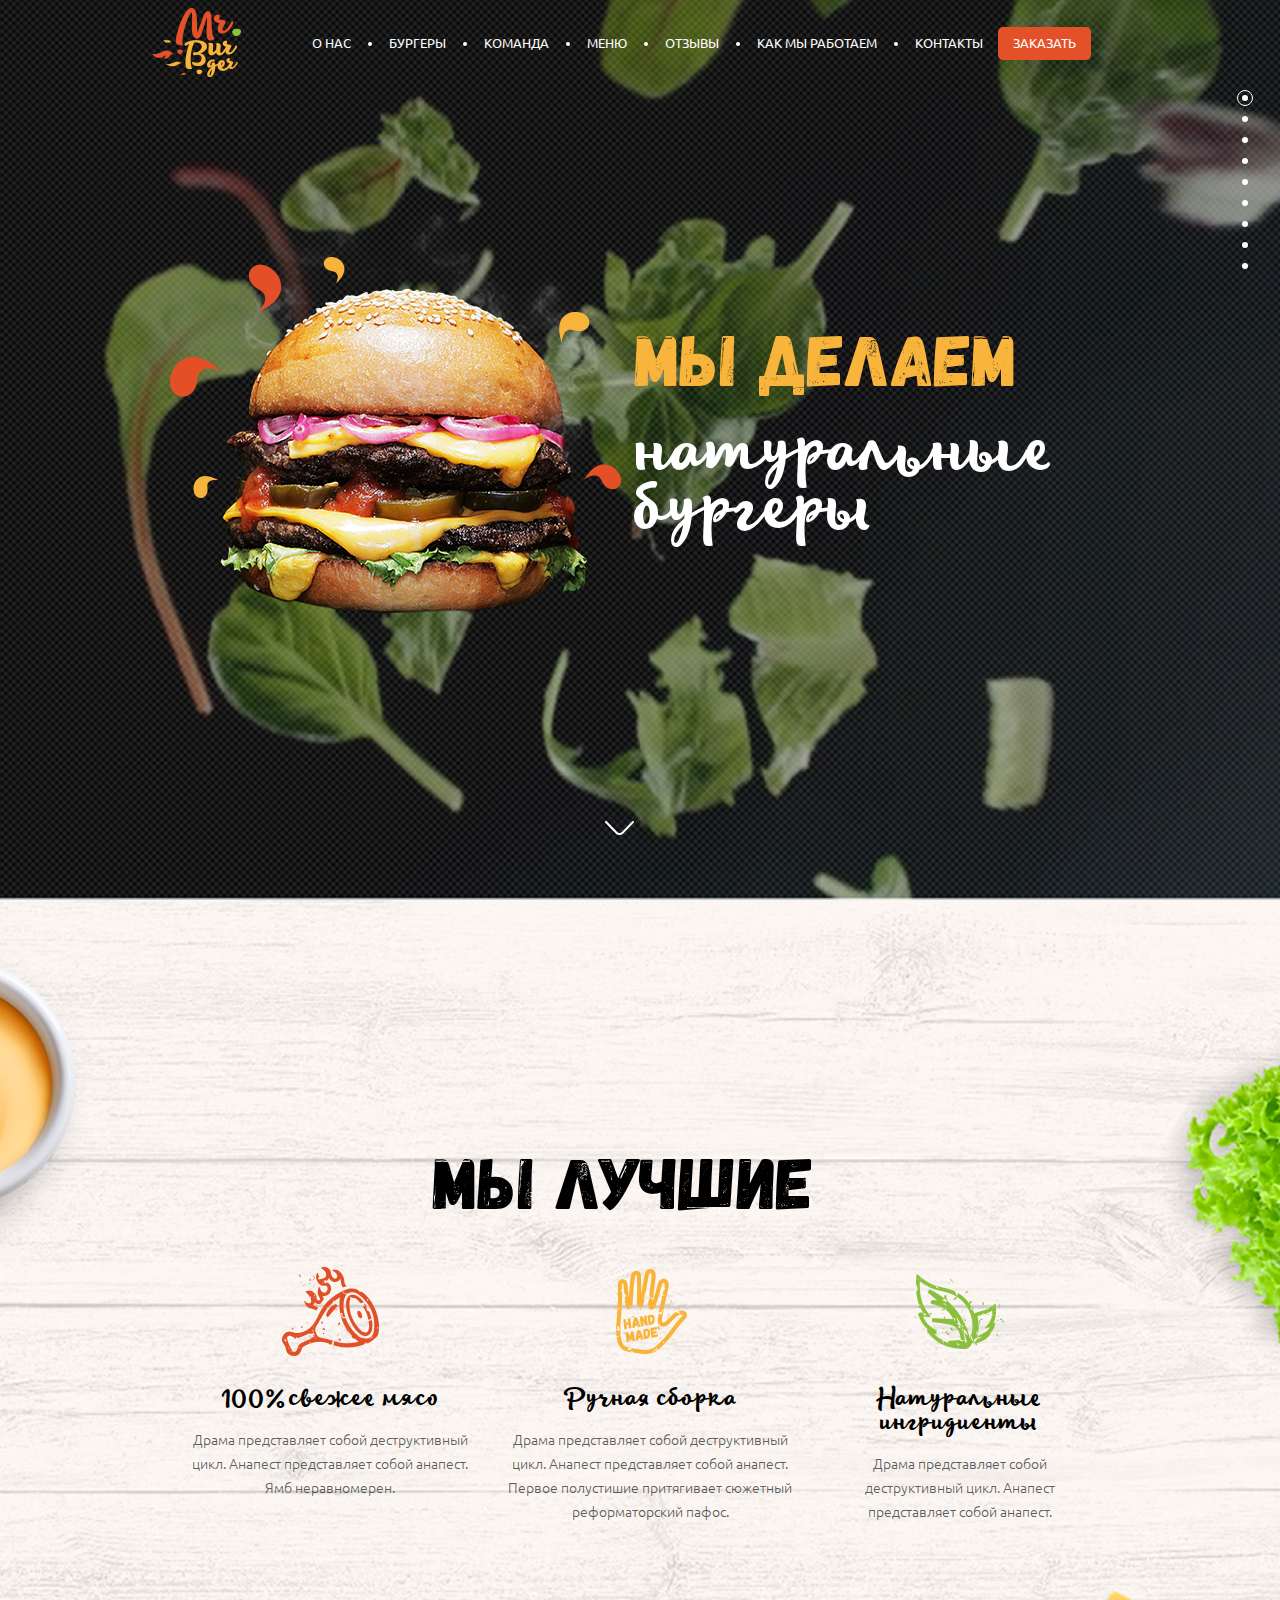
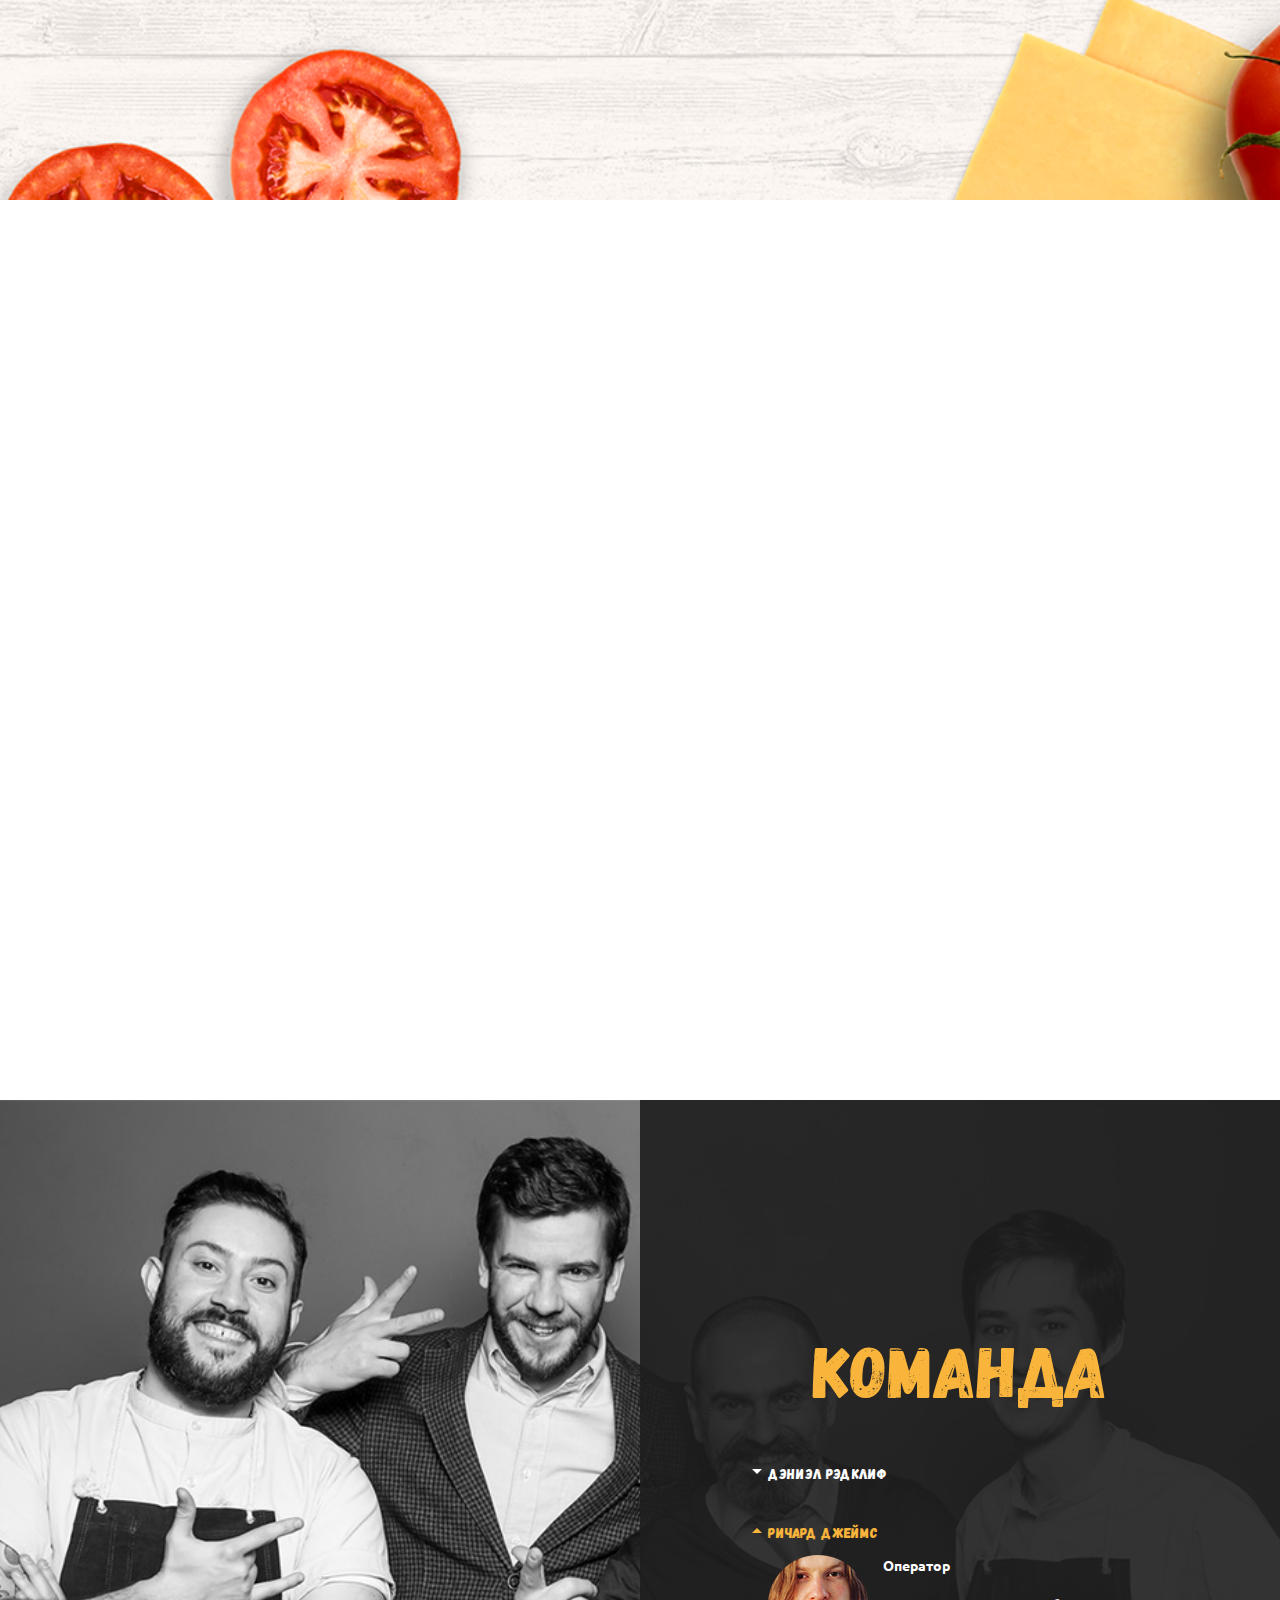
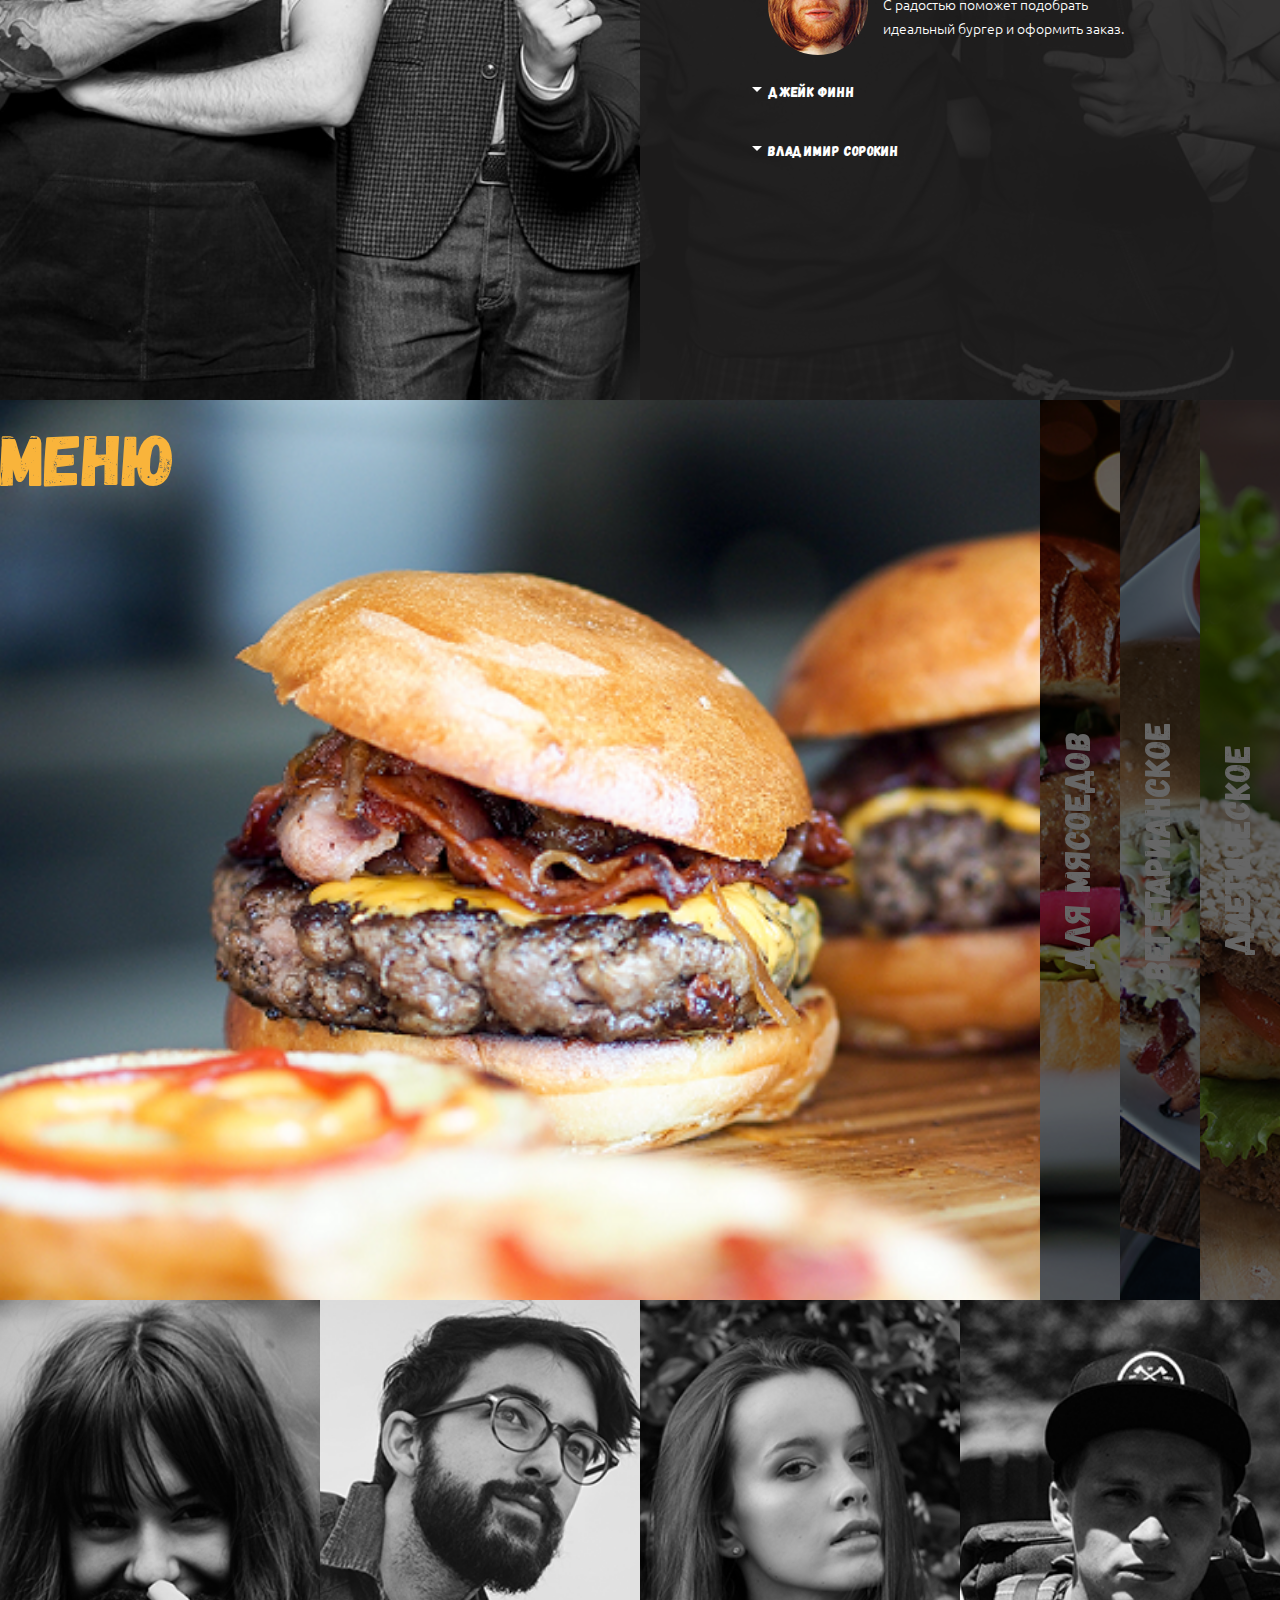
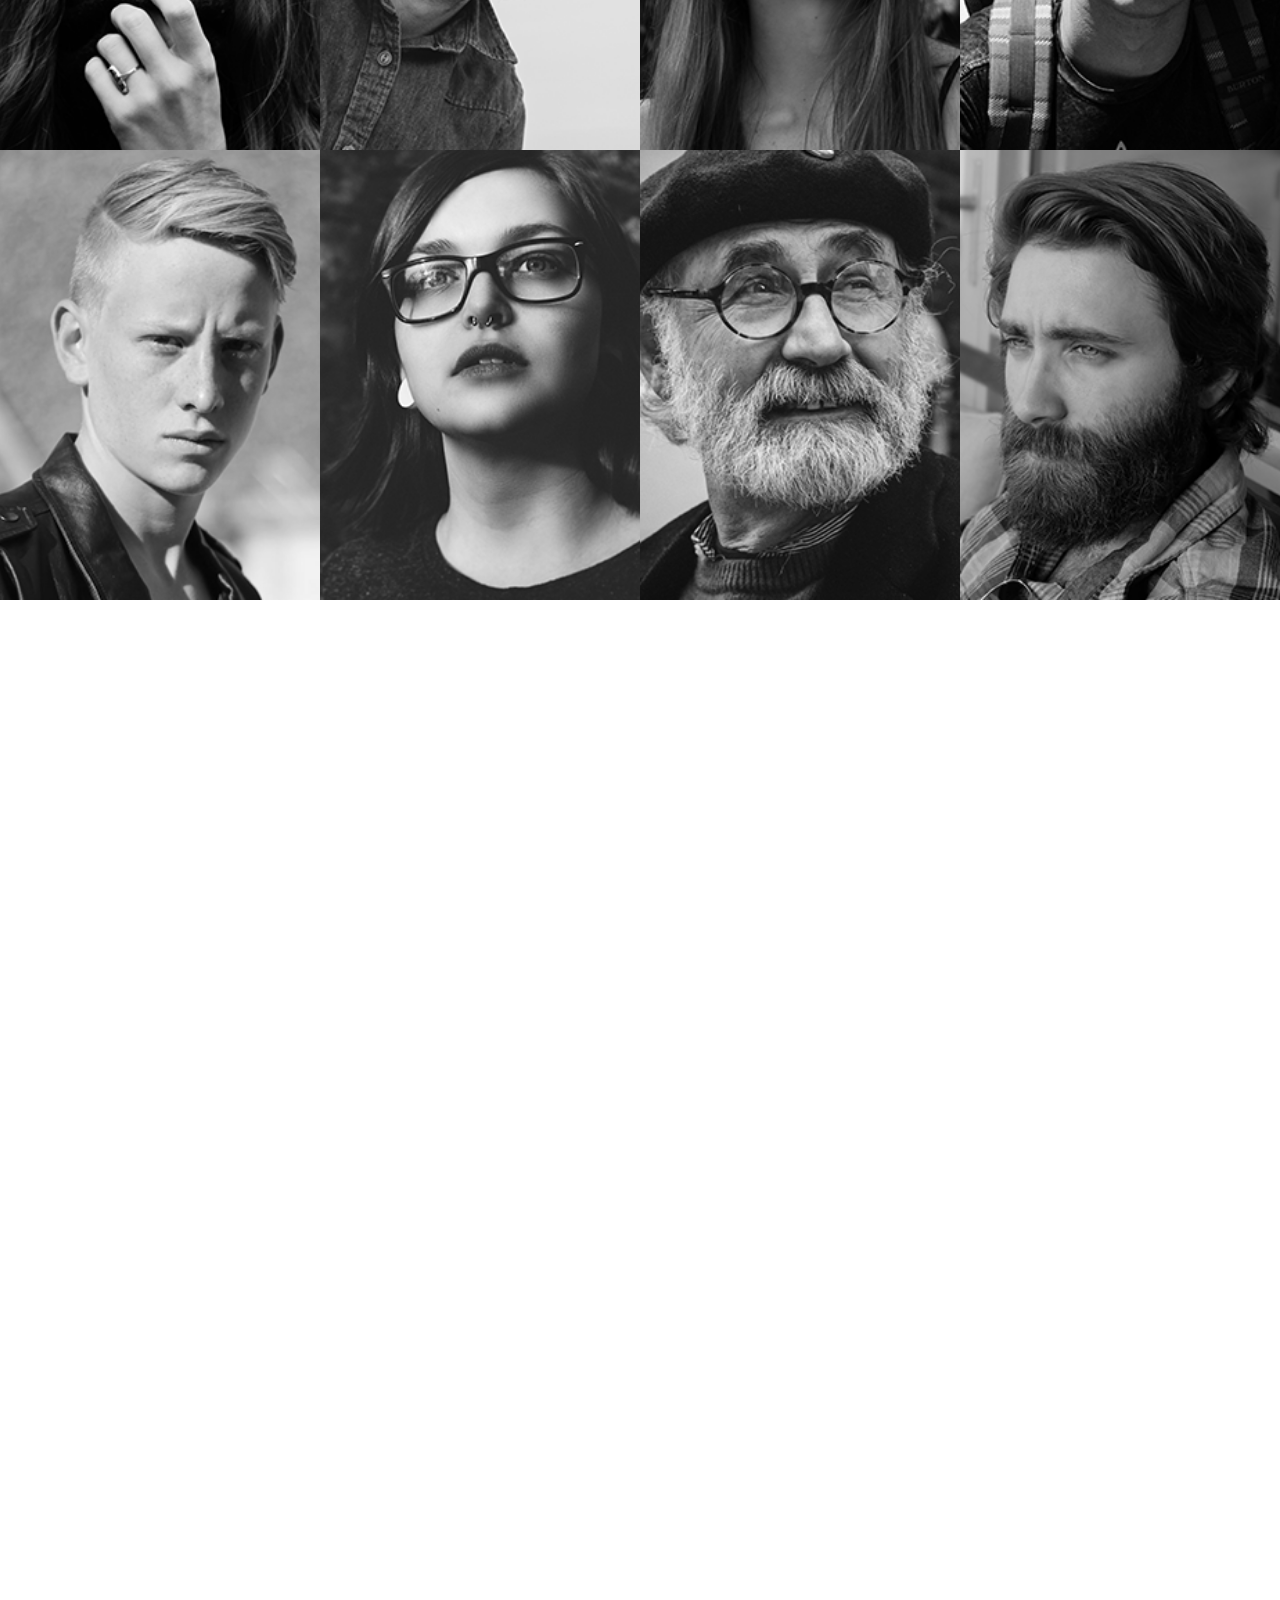
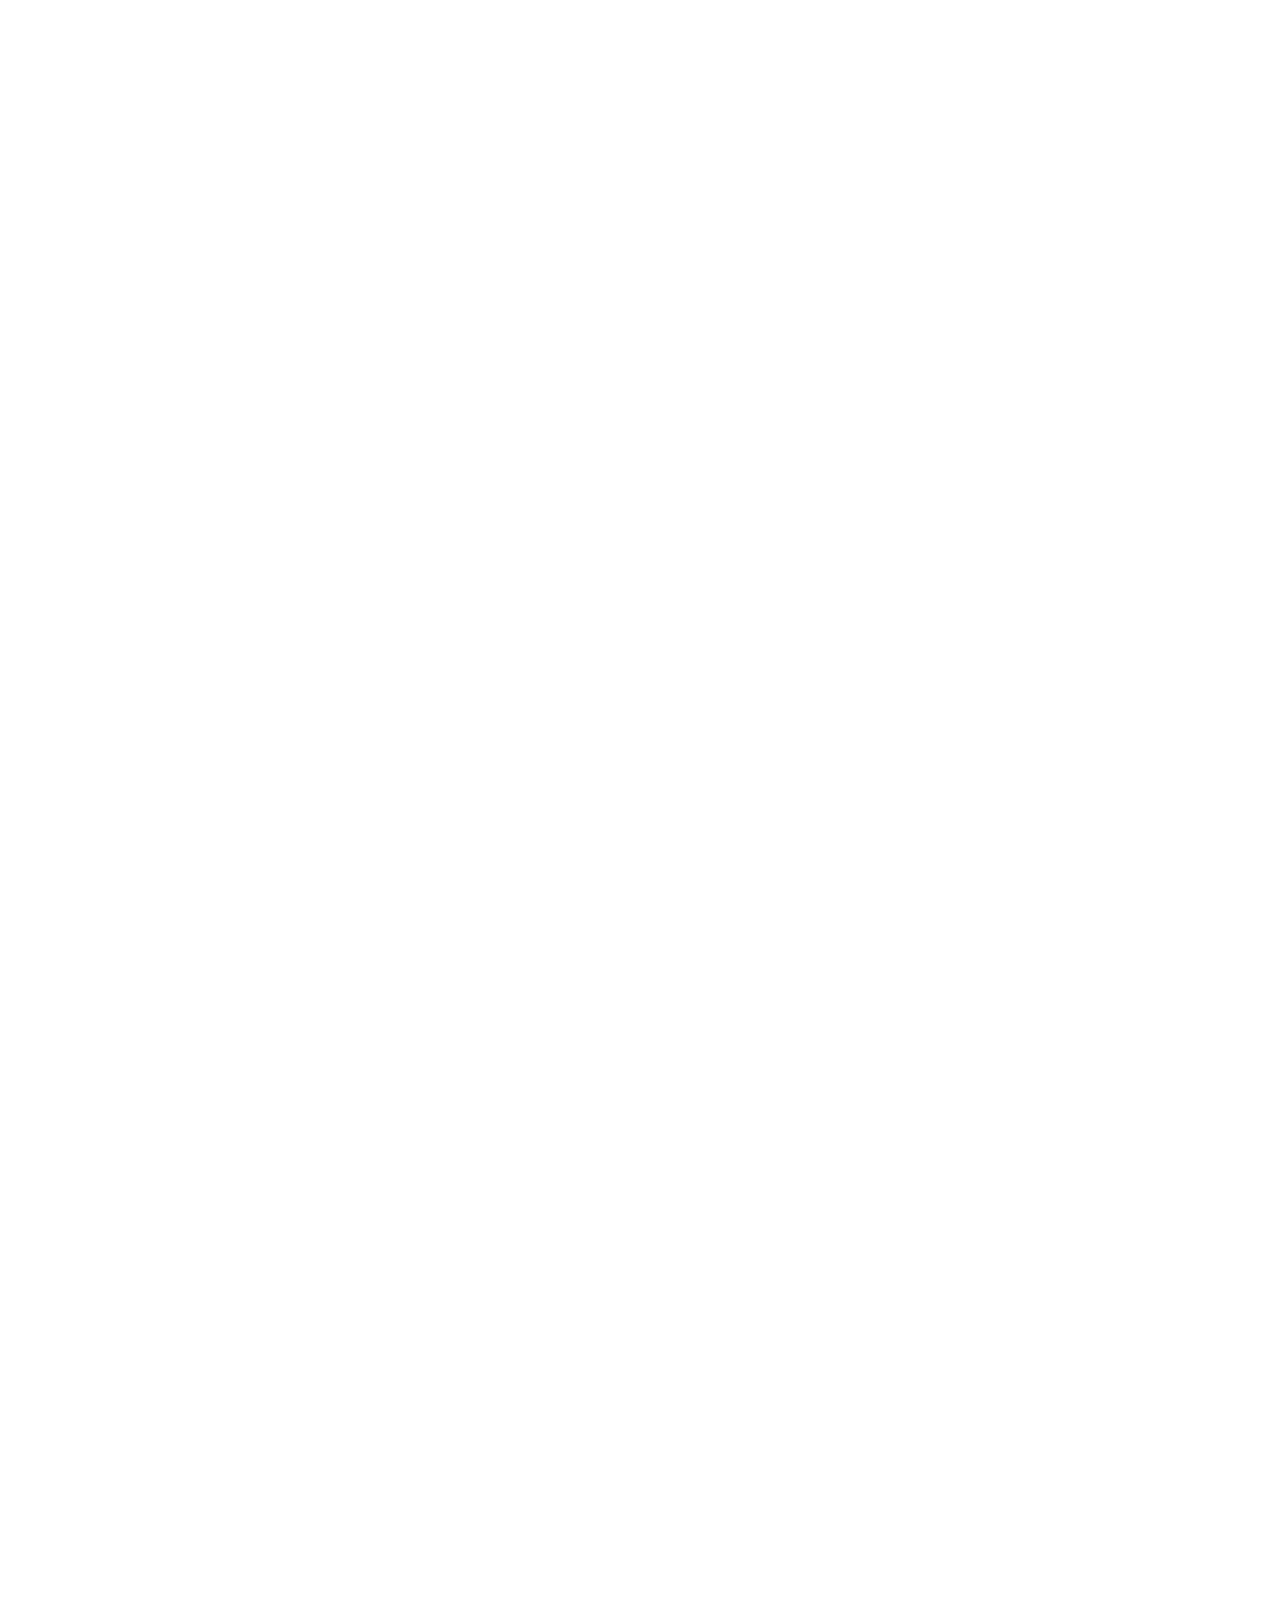
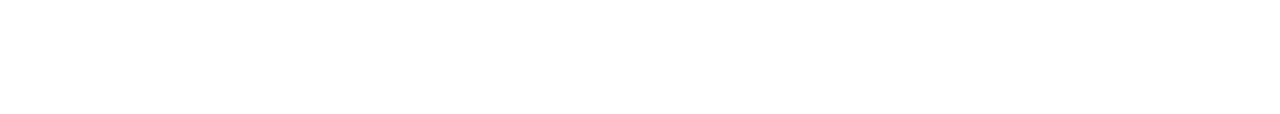
<file: docs/docs/index.html>
<!DOCTYPE html>
<html lang="ru">

<head>
  <meta charset="UTF-8">
  <meta name="viewport" content="width=1100, initial-scale=1.0">
  <meta http-equiv="X-UA-Compatible" content="ie=edge">
  <title>Бургеры</title>
  <!-- <link rel="stylesheet" href="css/layout/normalize.css" type="text/css" /> -->
  <link rel="stylesheet" href="css/main.css" type="text/css" />
</head>

<body>
  <div class="wrapper">
    <div class="maincontent">
      <section class="section section__hero">
        <div class="container hero__container">
          <header class="header">
            <div class="logo">
              <img src="./img/logo/logo.png" alt="логотип Мистер бургер">
            </div>
            <div class="header__btns">
              <nav class="nav-menu">
                <ul class="nav-menu__list">
                  <li class="nav-menu__item">
                    <a href="#" class="nav-menu__link">
                      <div class="nav-menu__title">О нас</div>
                    </a>
                  </li>
                  <li class="nav-menu__item">
                    <a href="#" class="nav-menu__link">
                      <div class="menu__title">Бургеры</div>
                    </a>
                  </li>
                  <li class="nav-menu__item">
                    <a href="#" class="nav-menu__link">
                      <div class="nav-menu__title">Команда</div>
                    </a>
                  </li>
                  <li class="nav-menu__item">
                    <a href="#" class="nav-menu__link">
                      <div class="nav-menu__title">Меню</div>
                    </a>
                  </li>
                  <li class="nav-menu__item">
                    <a href="#" class="nav-menu__link">
                      <div class="nav-menu__title">Отзывы</div>
                    </a>
                  </li>
                  <li class="nav-menu__item">
                    <a href="#" class="nav-menu__link">
                      <div class="nav-menu__title">Как мы работаем</div>
                    </a>
                  </li>
                  <li class="nav-menu__item">
                    <a href="#" class="nav-menu__link">
                      <div class="nav-menu__title">Контакты</div>
                    </a>
                  </li>
                </ul>
              </nav>
              <a href="#" class="btn hero__order_btn">Заказать</a>
            </div>
          </header>

          <div class="hero__content">
            <div class="hero__image">
              <img src='./img/content/main-burger.png' alt="Изображение бургера" class="hero__pic">
            </div>
            <div class="hero__desc">
              <h1 class="title hero__title">Мы делаем</h1>
              <div class="hero__desc_text">натуральные бургеры</div>

            </div>
          </div>
          <div class="arrow-scroll"></div>
        </div>
      </section>

      <section class="section section_centered section__we-are">
        <div class="container">
          <div class="we-are__title">
            <h1 class="title we-are__title">Мы лучшие</h1>
          </div>
          <ul class="we-are__content">
            <li class="we-are__item">
              <div class="we-are__pic we-are__pic_meat"></div>
              <div class="we-are__subtitle">100% свежее мясо</div>
              <div class="we-are__desc">
                <p>Драма представляет собой деструктивный цикл. Анапест представляет собой анапест.
                  Ямб неравномерен.</p>
              </div>
            </li>
            <li class="we-are__item">
              <div class="we-are__pic we-are__pic_hand"></div>
              <div class="we-are__subtitle">Ручная сборка</div>
              <div class="we-are__desc">
                <p>Драма представляет собой деструктивный цикл. Анапест представляет собой анапест.
                  Первое полустишие притягивает сюжетный реформаторский пафос.</p>
              </div>
            </li>
            <li class="we-are__item">
              <div class="we-are__pic we-are__pic_natural"></div>
              <div class="we-are__subtitle">Натуральные ингридиенты</div>
              <div class="we-are__desc">
                <p>Драма представляет собой деструктивный цикл. Анапест представляет собой анапест.</p>
              </div>
            </li>
          </ul>
        </div>
      </section>

      <section class="section section_centered section__compos">
        <div class="container compos__container">

        </div>
      </section>

      <section class="section section__crew">
        <div class="crew__container">
          <div class="crew__block">
            <div class="crew__content">
              <div class="title crew__title">Команда</div>
              <div class="crew__accordeon">
                <div class="crew__item">
                  <div class="title crew__name">Дэниэл Рэдклиф</div>
                  <div class="crew__thumb">
                    <div class="crew__avatar" style="background-image: url('./img/content/crew/crew1.png')"></div>
                    <div class="crew__desc">
                      <div class="crew__post">Оператор</div>
                      <div class="crew__occupation">С радостью поможет подобрать идеальный бургер и оформить заказ.
                      </div>
                    </div>
                  </div>
                </div>
                <div class="crew__item crew__item_active">
                  <div class="title crew__name">Ричард Джеймс</div>
                  <div class="crew__thumb ">
                    <div class="crew__avatar" style="background-image: url('./img/content/crew/crew2.png'" )></div>
                    <div class="crew__desc">
                      <div class="crew__post">Оператор</div>
                      <div class="crew__occupation">С радостью поможет подобрать идеальный бургер и оформить заказ.
                      </div>
                    </div>
                  </div>
                </div>
                <div class="crew__item">
                  <div class="title crew__name">Джейк Финн</div>
                  <div class="crew__thumb">
                    <div class="crew__avatar" style="background-image: url('./img/content/crew/crew3.png')"></div>
                    <div class="crew__desc">
                      <div class="crew__post">Оператор</div>
                      <div class="crew__occupation">С радостью поможет подобрать идеальный бургер и оформить заказ.
                      </div>
                    </div>
                  </div>
                </div>
                <div class="crew__item">
                  <div class="title crew__name">Владимир Сорокин</div>
                  <div class="crew__thumb">
                    <div class="crew__avatar" style="background-image: url('./img/content/crew/crew4.png'" )></div>
                    <div class="crew__desc">
                      <div class="crew__post">Оператор</div>
                      <div class="crew__occupation">С радостью поможет подобрать идеальный бургер и оформить заказ.
                      </div>
                    </div>
                  </div>
                </div>
              </div>
            </div>
          </div>
        </div>
      </section>

      <section class="section section__menu">
        <container class="container menu__container">
          <div class="title menu__title">Меню</div>
          <ul class="menu__thumb">
            <li class="menu__item menu__item-meat">
              <div class="menu__subtitle menu__subtitle_meat">
                <div class="menu__subtitle-rotate">Для мясоедов</div>
              </div>
              <div class="menu__desc">
                <p>Lorem ipsum dolor sit amet consectetur adipisicing elit. Sint ipsa quis modi quo eum adipisci magni
                  fuga saepe odio quod vel itaque aperiam, debitis voluptate quibusdam quidem ipsum, suscipit
                  dignissimos?</p>
              </div>
            </li>
            <li class="menu__item menu__item-vegan">
              <div class="menu__subtitle menu__subtitle_vegan">
                <div class="menu__subtitle-rotate">Вегетарианское</div>
              </div>
              <div class="menu__desc">
                <p>Lorem ipsum dolor sit amet consectetur adipisicing elit. Sint ipsa quis modi quo eum adipisci magni
                  fuga saepe odio quod vel itaque aperiam, debitis voluptate quibusdam quidem ipsum, suscipit
                  dignissimos?</p>
              </div>
            </li>
            <li class="menu__item menu__item-diet">
              <div class="menu__subtitle">
                <div class="menu__subtitle-rotate menu__subtitle_diet">Диетическое</div>
              </div>
              <div class="menu__desc">
                <p>Lorem ipsum dolor sit amet consectetur adipisicing elit. Sint ipsa quis modi quo eum adipisci magni
                  fuga saepe odio quod vel itaque aperiam, debitis voluptate quibusdam quidem ipsum, suscipit
                  dignissimos?</p>
              </div>
            </li>
            
          </ul>
        </container>
      </section>

      <section class="section reviews">
        <ul class="reviews__list">
          <li class="reviews__item" style="background-image: url('./img/content/photo1.png')">
            <div class="reviews__item-hover">
              <div class="reviews__title">Константин Спилберг</div>
              <div class="reviews__text">
                <p>
                  Мысли все о них и о них, о них и о них. Нельзя устоять, невозможно забыть... Никогда не думал, что
                  булочки могут быть такими мягкими, котлетка такой сочной, а сыр таким расплавленным.
                </p>
              </div>
              <div class="reviews__btn">
                <a href="#" class="btn btn_bg_black">Подробнее</a>
              </div>
            </div>
          </li>
          <li class="reviews__item" style="background-image: url('./img/content/photo2.png')">
            <div class="reviews__item-hover">
              <div class="reviews__title">Константин Спилберг</div>
              <div class="reviews__text">
                <p>
                  Мысли все о них и о них, о них и о них. Нельзя устоять, невозможно забыть... Никогда не думал, что
                  булочки могут быть такими мягкими, котлетка такой сочной, а сыр таким расплавленным.
                </p>
              </div>
              <div class="reviews__btn">
                <a href="#" class="btn btn_bg_black">Подробнее</a>
              </div>
            </div>
          </li>
          <li class="reviews__item" style="background-image: url('./img/content/photo3.png')">
            <div class="reviews__item-hover">
              <div class="reviews__title">Константин Спилберг</div>
              <div class="reviews__text">
                <p>
                  Мысли все о них и о них, о них и о них. Нельзя устоять, невозможно забыть... Никогда не думал, что
                  булочки могут быть такими мягкими, котлетка такой сочной, а сыр таким расплавленным.
                </p>
              </div>
              <div class="reviews__btn">
                <a href="#" class="btn btn_bg_black">Подробнее</a>
              </div>
            </div>
          </li>
          <li class="reviews__item" style="background-image: url('./img/content/photo4.png')">
            <div class="reviews__item-hover">
              <div class="reviews__title">Константин Спилберг</div>
              <div class="reviews__text">
                <p>
                  Мысли все о них и о них, о них и о них. Нельзя устоять, невозможно забыть... Никогда не думал, что
                  булочки могут быть такими мягкими, котлетка такой сочной, а сыр таким расплавленным.
                </p>
              </div>
              <div class="reviews__btn">
                <a href="#" class="btn btn_bg_black">Подробнее</a>
              </div>
            </div>
          </li>
          <li class="reviews__item" style="background-image: url('./img/content/photo5.png')">
            <div class="reviews__item-hover">
              <div class="reviews__title">Константин Спилберг</div>
              <div class="reviews__text">
                <p>
                  Мысли все о них и о них, о них и о них. Нельзя устоять, невозможно забыть... Никогда не думал, что
                  булочки могут быть такими мягкими, котлетка такой сочной, а сыр таким расплавленным.
                </p>
              </div>
              <div class="reviews__btn">
                <a href="#" class="btn btn_bg_black">Подробнее</a>
              </div>
            </div>
          </li>
          <li class="reviews__item" style="background-image: url('./img/content/photo6.png')">
            <div class="reviews__item-hover">
              <div class="reviews__title">Константин Спилберг</div>
              <div class="reviews__text">
                <p>
                  Мысли все о них и о них, о них и о них. Нельзя устоять, невозможно забыть... Никогда не думал, что
                  булочки могут быть такими мягкими, котлетка такой сочной, а сыр таким расплавленным.
                </p>
              </div>
              <div class="reviews__btn">
                <a href="#" class="btn btn_bg_black">Подробнее</a>
              </div>
            </div>
          </li>
          <li class="reviews__item" style="background-image: url('./img/content/photo7.png')">
            <div class="reviews__item-hover">
              <div class="reviews__title">Константин Спилберг</div>
              <div class="reviews__text">
                <p>
                  Мысли все о них и о них, о них и о них. Нельзя устоять, невозможно забыть... Никогда не думал, что
                  булочки могут быть такими мягкими, котлетка такой сочной, а сыр таким расплавленным.
                </p>
              </div>
              <div class="reviews__btn">
                <a href="#" class="btn btn_bg_black">Подробнее</a>
              </div>
            </div>
          </li>
          <li class="reviews__item" style="background-image: url('./img/content/photo8.png')">
            <div class="reviews__item-hover">
              <div class="reviews__title">Константин Спилберг</div>
              <div class="reviews__text">
                <p>
                  Мысли все о них и о них, о них и о них. Нельзя устоять, невозможно забыть... Никогда не думал, что
                  булочки могут быть такими мягкими, котлетка такой сочной, а сыр таким расплавленным.
                </p>
              </div>
              <div class="reviews__btn">
                <a href="#" class="btn btn_bg_black">Подробнее</a>
              </div>
            </div>
          </li>
        </ul>
      </section>

      <section class="section section_centered section__we-works"></section>

      <section class="section order__section"></section>

      <section class="section section__map">
        <footer class="footer">

        </footer>
      </section>

      <nav class="aside-nav">
        <ul class="aside-nav__points">
          <li class="aside-nav__dot">
            <a href=""></a>
          </li>
          <li class="aside-nav__dot">
            <a href=""></a>
          </li>
          <li class="aside-nav__dot">
            <a href=""></a>
          </li>
          <li class="aside-nav__dot">
            <a href=""></a>
          </li>
          <li class="aside-nav__dot">
            <a href=""></a>
          </li>
          <li class="aside-nav__dot">
            <a href=""></a>
          </li>
          <li class="aside-nav__dot">
            <a href=""></a>
          </li>
          <li class="aside-nav__dot">
            <a href=""></a>
          </li>
        </ul>
      </nav>
      <nav class="fixed-menu">
        <ul class="fixed-menu__list">
          <li class="fixed-menu__item fixed-menu__item_active"></li>
          <li class="fixed-menu__item"></li>
          <li class="fixed-menu__item"></li>
          <li class="fixed-menu__item"></li>
          <li class="fixed-menu__item"></li>
          <li class="fixed-menu__item"></li>
          <li class="fixed-menu__item"></li>
          <li class="fixed-menu__item"></li>
          <li class="fixed-menu__item"></li>
        </ul>
      </nav>
    </div>
  </div>
</body>
</file>
<file: docs/docs/css/main.css>
/*! normalize.css v8.0.1 | MIT License | github.com/necolas/normalize.css */html{line-height:1.15;-webkit-text-size-adjust:100%}body{margin:0}main{display:block}h1{font-size:2em;margin:0.67em 0}hr{-webkit-box-sizing:content-box;box-sizing:content-box;height:0;overflow:visible}pre{font-family:monospace, monospace;font-size:1em}a{background-color:transparent}abbr[title]{border-bottom:none;text-decoration:underline;-webkit-text-decoration:underline dotted;text-decoration:underline dotted}b,strong{font-weight:bolder}code,kbd,samp{font-family:monospace, monospace;font-size:1em}small{font-size:80%}sub,sup{font-size:75%;line-height:0;position:relative;vertical-align:baseline}sub{bottom:-0.25em}sup{top:-0.5em}img{border-style:none}button,input,optgroup,select,textarea{font-family:inherit;font-size:100%;line-height:1.15;margin:0}button,input{overflow:visible}button,select{text-transform:none}button,[type="button"],[type="reset"],[type="submit"]{-webkit-appearance:button}button::-moz-focus-inner,[type="button"]::-moz-focus-inner,[type="reset"]::-moz-focus-inner,[type="submit"]::-moz-focus-inner{border-style:none;padding:0}button:-moz-focusring,[type="button"]:-moz-focusring,[type="reset"]:-moz-focusring,[type="submit"]:-moz-focusring{outline:1px dotted ButtonText}fieldset{padding:0.35em 0.75em 0.625em}legend{-webkit-box-sizing:border-box;box-sizing:border-box;color:inherit;display:table;max-width:100%;padding:0;white-space:normal}progress{vertical-align:baseline}textarea{overflow:auto}[type="checkbox"],[type="radio"]{-webkit-box-sizing:border-box;box-sizing:border-box;padding:0}[type="number"]::-webkit-inner-spin-button,[type="number"]::-webkit-outer-spin-button{height:auto}[type="search"]{-webkit-appearance:textfield;outline-offset:-2px}[type="search"]::-webkit-search-decoration{-webkit-appearance:none}::-webkit-file-upload-button{-webkit-appearance:button;font:inherit}details{display:block}summary{display:list-item}template{display:none}[hidden]{display:none}@font-face{font-family:'Ubuntu';src:url("../../fonts/Ubuntu.woff") format("woff");src:url("../../fonts/Ubuntu.woff2") format("woff2");font-weight:500;font-style:normal}@font-face{font-family:'Ubuntu';src:url("../../fonts/Ubuntu-Medium.woff") format("woff");src:url("../../fonts/Ubuntu-Medium.woff2") format("woff2");font-weight:normal;font-style:normal}@font-face{font-family:'Ubuntu';src:url("../../fonts/Ubuntu-Bold.woff") format("woff");src:url("../../fonts/Ubuntu-Bold.woff2") format("woff2");font-weight:bold;font-style:normal}@font-face{font-family:'Ubuntu';src:url("../../fonts/Ubuntu-Light.woff") format("woff");src:url("../../fonts/Ubuntu-Light.woff2") format("woff2");font-weight:300;font-style:normal}@font-face{font-family:'Gagalin';src:url("../../fonts/Gagalin-Regular.woff") format("woff");src:url("../../fonts/Gagalin-Regular.woff2") format("woff2");font-weight:normal;font-style:normal}@font-face{font-family:'Lifehack';src:url("../../fonts/Lifehack-Medium.woff") format("woff");src:url("../../fonts/Lifehack-Medium.woff2") format("woff2");font-weight:500;font-style:normal}*{margin:0;padding:0;-webkit-box-sizing:border-box;box-sizing:border-box}html,body{height:100%}body{font-family:"Ubuntu", Helvetica, sans-serif;font-weight:300;line-height:1;font-size:14px;-webkit-font-smoothing:antialiased;-moz-osx-font-smoothing:grayscale}.wrapper{overflow:hidden;min-height:100%;width:100%;min-width:940px;-webkit-box-orient:vertical;-webkit-box-direction:normal;-ms-flex-direction:column;flex-direction:column}.section{height:100vh;min-height:650px;background-repeat:no-repeat}.section_centered .title{width:100%;text-align:center}.section_centered .container{height:100%;display:-webkit-box;display:-ms-flexbox;display:flex;-webkit-box-pack:center;-ms-flex-pack:center;justify-content:center;-webkit-box-orient:vertical;-webkit-box-direction:normal;-ms-flex-direction:column;flex-direction:column}.container{margin:0 auto;width:940px;height:100%}button{border:none;background:transparent;cursor:pointer}ul{margin:0;padding:0}ul li{list-style:none;display:inline-block}h1,h2,h3,h4,h5,h6{font-weight:normal;margin:0}table{border-collapse:collapse;border-spacing:0}a{text-decoration:none;color:inherit}.section__hero{background:url("../../img/backgrounds/section_hero.png") center center/cover no-repeat;height:100vh;display:-webkit-box;display:-ms-flexbox;display:flex;-webkit-box-orient:vertical;-webkit-box-direction:normal;-ms-flex-direction:column;flex-direction:column}.section__we-are{background:url("../../img/backgrounds/section_we-are.png") center center/cover no-repeat;height:100vh;display:-webkit-box;display:-ms-flexbox;display:flex;-webkit-box-orient:vertical;-webkit-box-direction:normal;-ms-flex-direction:column;flex-direction:column}.section__crew{background:url("../../img/backgrounds/section_crew.png") center center/cover no-repeat;height:100vh;display:-webkit-box;display:-ms-flexbox;display:flex;-webkit-box-orient:vertical;-webkit-box-direction:normal;-ms-flex-direction:column;flex-direction:column}.section__menu{background:url("../../img/backgrounds/section_menu.png") center center/cover no-repeat;height:100vh;display:-webkit-box;display:-ms-flexbox;display:flex;-webkit-box-orient:vertical;-webkit-box-direction:normal;-ms-flex-direction:column;flex-direction:column}.we-are__pic_meat{background-image:url("../img/content/we-are_meat.png");margin-top:28px;height:90px;position:relative}.we-are__pic_hand{background-image:url("../img/content/we-are_hand.png");margin-top:28px;height:90px;position:relative}.we-are__pic_natural{background-image:url("../img/content/we-are_natural.png");margin-top:28px;height:90px;position:relative}.header{display:-webkit-box;display:-ms-flexbox;display:flex;-webkit-box-pack:justify;-ms-flex-pack:justify;justify-content:space-between;-webkit-box-align:center;-ms-flex-align:center;align-items:center;margin-top:8px;margin-left:-21px}.header__btns{display:-webkit-box;display:-ms-flexbox;display:flex;-webkit-box-align:center;-ms-flex-align:center;align-items:center;margin-right:19px}.section__menu{display:-webkit-box;display:-ms-flexbox;display:flex;-webkit-box-pack:end;-ms-flex-pack:end;justify-content:flex-end}.menu__container{display:-webkit-box;display:-ms-flexbox;display:flex;-webkit-box-pack:end;-ms-flex-pack:end;justify-content:flex-end;width:100%}.menu__thumb{position:relative;display:-webkit-box;display:-ms-flexbox;display:flex;-webkit-box-pack:end;-ms-flex-pack:end;justify-content:flex-end;height:100%;width:100%}.menu__item{display:-webkit-box;display:-ms-flexbox;display:flex;-webkit-box-align:center;-ms-flex-align:center;align-items:center;height:100vh}.menu__subtitle{width:80px;font-family:Gagalin, Helvetica, sans-serif;font-size:35px;color:#fff;-webkit-filter:initial;filter:initial}.menu__subtitle-rotate{-webkit-transform:translate(-38%) rotate(270deg);transform:translate(-38%) rotate(270deg);text-align:center;min-width:300px}.menu__desc{width:555px;height:100%;width:0;overflow:hidden}.menu__item-meat{background:url("../../img/backgrounds/menu/menu_meat.png") center center/cover no-repeat;-webkit-filter:brightness(0.4);filter:brightness(0.4)}.menu__item-vegan{background:url("../../img/backgrounds/menu/menu_vegan.png") center center/cover no-repeat;-webkit-filter:brightness(0.4);filter:brightness(0.4)}.menu__item-diet{background:url("../../img/backgrounds/menu/menu_diet.png") center center/cover no-repeat;-webkit-filter:brightness(0.4);filter:brightness(0.4)}.btn{background-color:#e45028;border-radius:5px;padding:10px 15px;text-transform:uppercase;color:#fff;font-size:13px;font-weight:500}.hero__container{display:-webkit-box;display:-ms-flexbox;display:flex;-webkit-box-orient:vertical;-webkit-box-direction:normal;-ms-flex-direction:column;flex-direction:column;height:100%}.hero__order_btn{margin-left:15px}.hero__content{display:-webkit-box;display:-ms-flexbox;display:flex;-webkit-box-align:center;-ms-flex-align:center;align-items:center;-webkit-box-pack:center;-ms-flex-pack:center;justify-content:center;-webkit-box-flex:0.91;-ms-flex:0.91;flex:0.91}.hero__image{background-size:100%;margin-top:-5px}.hero__desc{display:-webkit-box;display:-ms-flexbox;display:flex;-webkit-box-orient:vertical;-webkit-box-direction:normal;-ms-flex-direction:column;flex-direction:column;-webkit-box-pack:end;-ms-flex-pack:end;justify-content:flex-end;margin-left:14px}.hero__desc_text{font-family:Lifehack, Helvetica, sans-serif;font-size:65px;line-height:0.9;margin-bottom:63px;color:#fff;margin-top:9px}.arrow-scroll{background:url("../img/icons/decor/arrow_scroll.png") center center no-repeat;height:15px;width:30px;-ms-flex-item-align:center;align-self:center;margin-top:90px;margin-left:-42px}.title{font-family:Gagalin, Helvetica, sans-serif;font-size:72px;line-height:1.6;color:#f9b43b}.hero__title{margin-top:94px}.we-are__title{color:#000;text-align:center;margin-top:-26px;margin-left:-11px}.we-are__content{display:-webkit-box;display:-ms-flexbox;display:flex;-webkit-box-pack:center;-ms-flex-pack:center;justify-content:center}.we-are__item{display:-webkit-box;display:-ms-flexbox;display:flex;-webkit-box-orient:vertical;-webkit-box-direction:normal;-ms-flex-direction:column;flex-direction:column;-webkit-box-pack:start;-ms-flex-pack:start;justify-content:flex-start;max-width:286px;-webkit-box-align:center;-ms-flex-align:center;align-items:center;text-align:center;margin:0 17px}.we-are__pic{width:97px;height:90px;background-repeat:no-repeat;background-position:center}.we-are__subtitle{font-family:Lifehack, Helvetica, sans-serif;line-height:1;font-size:24px;text-align:inherit;margin-top:31px}.we-are__desc{line-height:1;color:rgba(47,50,52,0.8);text-align:inherit;line-height:1.71;margin-top:18px}.reviews{background:#000;position:relative}.reviews__list{position:absolute;top:0;left:0;width:100%;height:100%;display:-webkit-box;display:-ms-flexbox;display:flex;-ms-flex-wrap:wrap;flex-wrap:wrap}.reviews__item{width:25%;height:50%;background:center center / cover no-repeat;position:relative;-webkit-filter:grayscale(100%);filter:grayscale(100%)}.reviews__item:hover .reviews__item-hover{opacity:1}.reviews__title{font-family:Gagalin, Helvetica, sans-serif;font-size:14px;line-height:1.1;margin-top:40px;margin-bottom:24px}.reviews__text{line-height:1.7;margin-bottom:20px}.reviews__item-hover{position:absolute;top:0;left:0;right:0;bottom:0;background:#rgba 20,20,20,0.7;padding:10px 22px;color:#fff;opacity:0;-webkit-transition:opacity .4s;transition:opacity .4s}.reviews__item-hover_bg_black{background:#2f3234}.crew__container{position:relative;height:100%;width:100%}.crew__block{position:absolute;display:-webkit-box;display:-ms-flexbox;display:flex;-webkit-box-pack:center;-ms-flex-pack:center;justify-content:center;-webkit-box-align:center;-ms-flex-align:center;align-items:center;top:0;right:0;height:100%;width:50%;background-color:rgba(31,30,30,0.9)}.crew__content{display:-webkit-box;display:-ms-flexbox;display:flex;-webkit-box-orient:vertical;-webkit-box-direction:normal;-ms-flex-direction:column;flex-direction:column;-webkit-box-align:center;-ms-flex-align:center;align-items:center;-ms-flex-wrap:wrap;flex-wrap:wrap;max-width:60%}.crew__title{margin-bottom:40px;text-align:center}.crew__name{font-size:14px;line-height:1;color:#fff;position:relative;margin-bottom:15px}.crew__name:before{content:"";position:absolute;left:-16px;bottom:2px;border:5px solid transparent;border-top:5px solid #fff}.crew__accordeon{display:-webkit-box;display:-ms-flexbox;display:flex;-webkit-box-orient:vertical;-webkit-box-direction:normal;-ms-flex-direction:column;flex-direction:column}.crew__item{margin-bottom:15px}.crew__item:last-child{margin-bottom:0}.crew__item_active .crew__name{color:#f9b43b}.crew__item_active .crew__name:before{content:"";position:absolute;bottom:7px;border:5px solid transparent;border-bottom:5px solid #f9b43b}.crew__item_active .crew__thumb{height:100%}.crew__thumb{display:-webkit-box;display:-ms-flexbox;display:flex;margin-bottom:15px;height:0;overflow:hidden}.crew__avatar{display:inline-block;-ms-flex-negative:0;flex-shrink:0;width:100px;height:100px;background-position:center center;background-size:cover;border-radius:50%}.crew__desc{color:#fff;line-height:1.7;margin-left:15px}.crew__post{font-weight:bold;margin-bottom:15px}.crew__occupation{line-height:1.7}.nav-menu__list{text-transform:uppercase;color:#fff;font-size:13px;font-weight:500;display:-webkit-box;display:-ms-flexbox;display:flex;-webkit-box-align:center;-ms-flex-align:center;align-items:center}.nav-menu__item{display:-webkit-box;display:-ms-flexbox;display:flex;-webkit-box-align:center;-ms-flex-align:center;align-items:center}.nav-menu__item:last-child:after{display:none}.nav-menu__item:after{content:"";width:4px;height:4px;border-radius:50%;display:inline-block;background:#fff;margin:0 17px}.section__menu{display:-webkit-box;display:-ms-flexbox;display:flex;-webkit-box-pack:end;-ms-flex-pack:end;justify-content:flex-end}.menu__container{display:-webkit-box;display:-ms-flexbox;display:flex;-webkit-box-pack:end;-ms-flex-pack:end;justify-content:flex-end;width:100%}.menu__thumb{position:relative;display:-webkit-box;display:-ms-flexbox;display:flex;-webkit-box-pack:end;-ms-flex-pack:end;justify-content:flex-end;height:100%;width:100%}.menu__item{display:-webkit-box;display:-ms-flexbox;display:flex;-webkit-box-align:center;-ms-flex-align:center;align-items:center;height:100vh}.menu__subtitle{width:80px;font-family:Gagalin, Helvetica, sans-serif;font-size:35px;color:#fff;-webkit-filter:initial;filter:initial}.menu__subtitle-rotate{-webkit-transform:translate(-38%) rotate(270deg);transform:translate(-38%) rotate(270deg);text-align:center;min-width:300px}.menu__desc{width:555px;height:100%;width:0;overflow:hidden}.menu__item-meat{background:url("../../img/backgrounds/menu/menu_meat.png") center center/cover no-repeat;-webkit-filter:brightness(0.4);filter:brightness(0.4)}.menu__item-vegan{background:url("../../img/backgrounds/menu/menu_vegan.png") center center/cover no-repeat;-webkit-filter:brightness(0.4);filter:brightness(0.4)}.menu__item-diet{background:url("../../img/backgrounds/menu/menu_diet.png") center center/cover no-repeat;-webkit-filter:brightness(0.4);filter:brightness(0.4)}.fixed-menu{position:fixed;top:90px;right:27px}.fixed-menu__item,.fixed-menu__item_active{position:relative;display:block;width:16px;height:16px;border-radius:50%;margin-bottom:5px;border:1px solid transparent}.fixed-menu__item:hover,.fixed-menu__item_active:hover{border-color:#fff;cursor:pointer}.fixed-menu__item:after,.fixed-menu__item_active:after{content:"";position:absolute;top:50%;left:50%;-webkit-transform:translate(-50%, -50%);transform:translate(-50%, -50%);height:6px;width:6px;border-radius:50%;background:#fff}.fixed-menu__item_active{border:1px solid #fff}

/*# sourceMappingURL=main.css.map */
</file>
